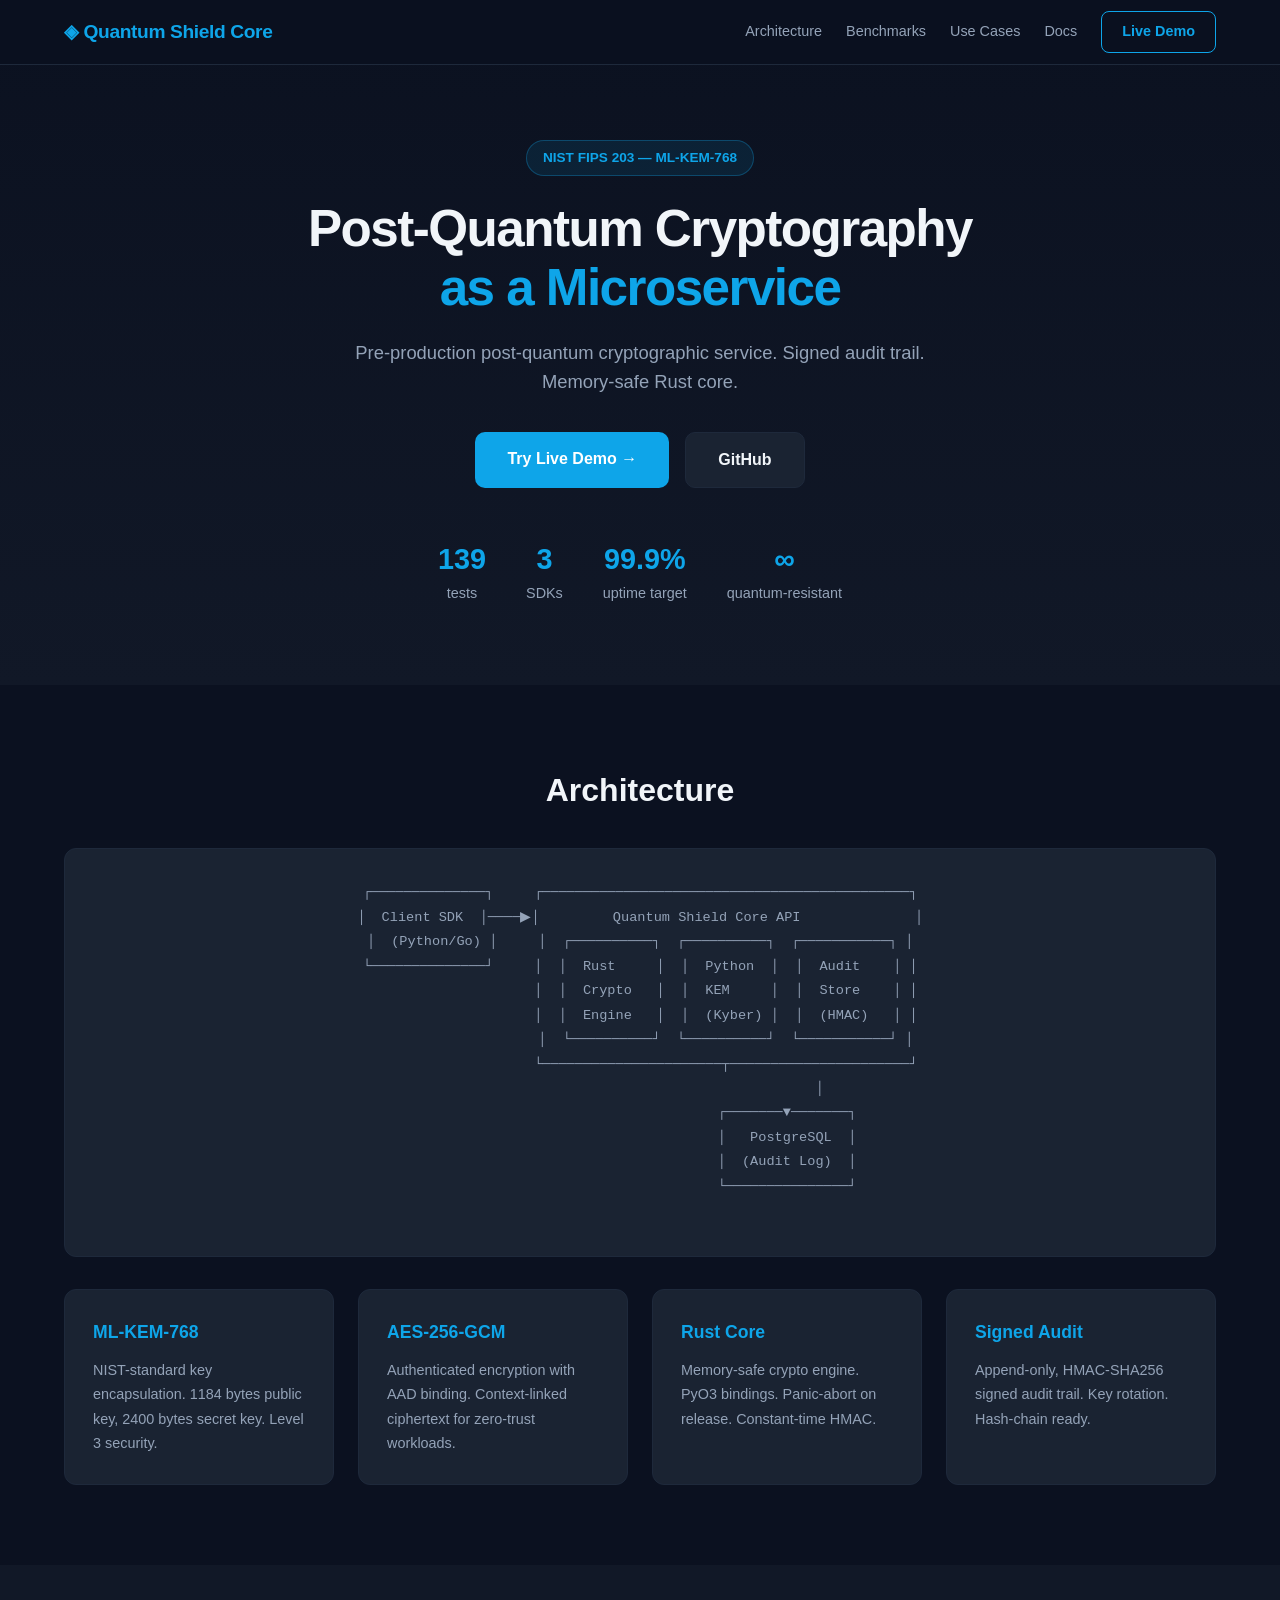
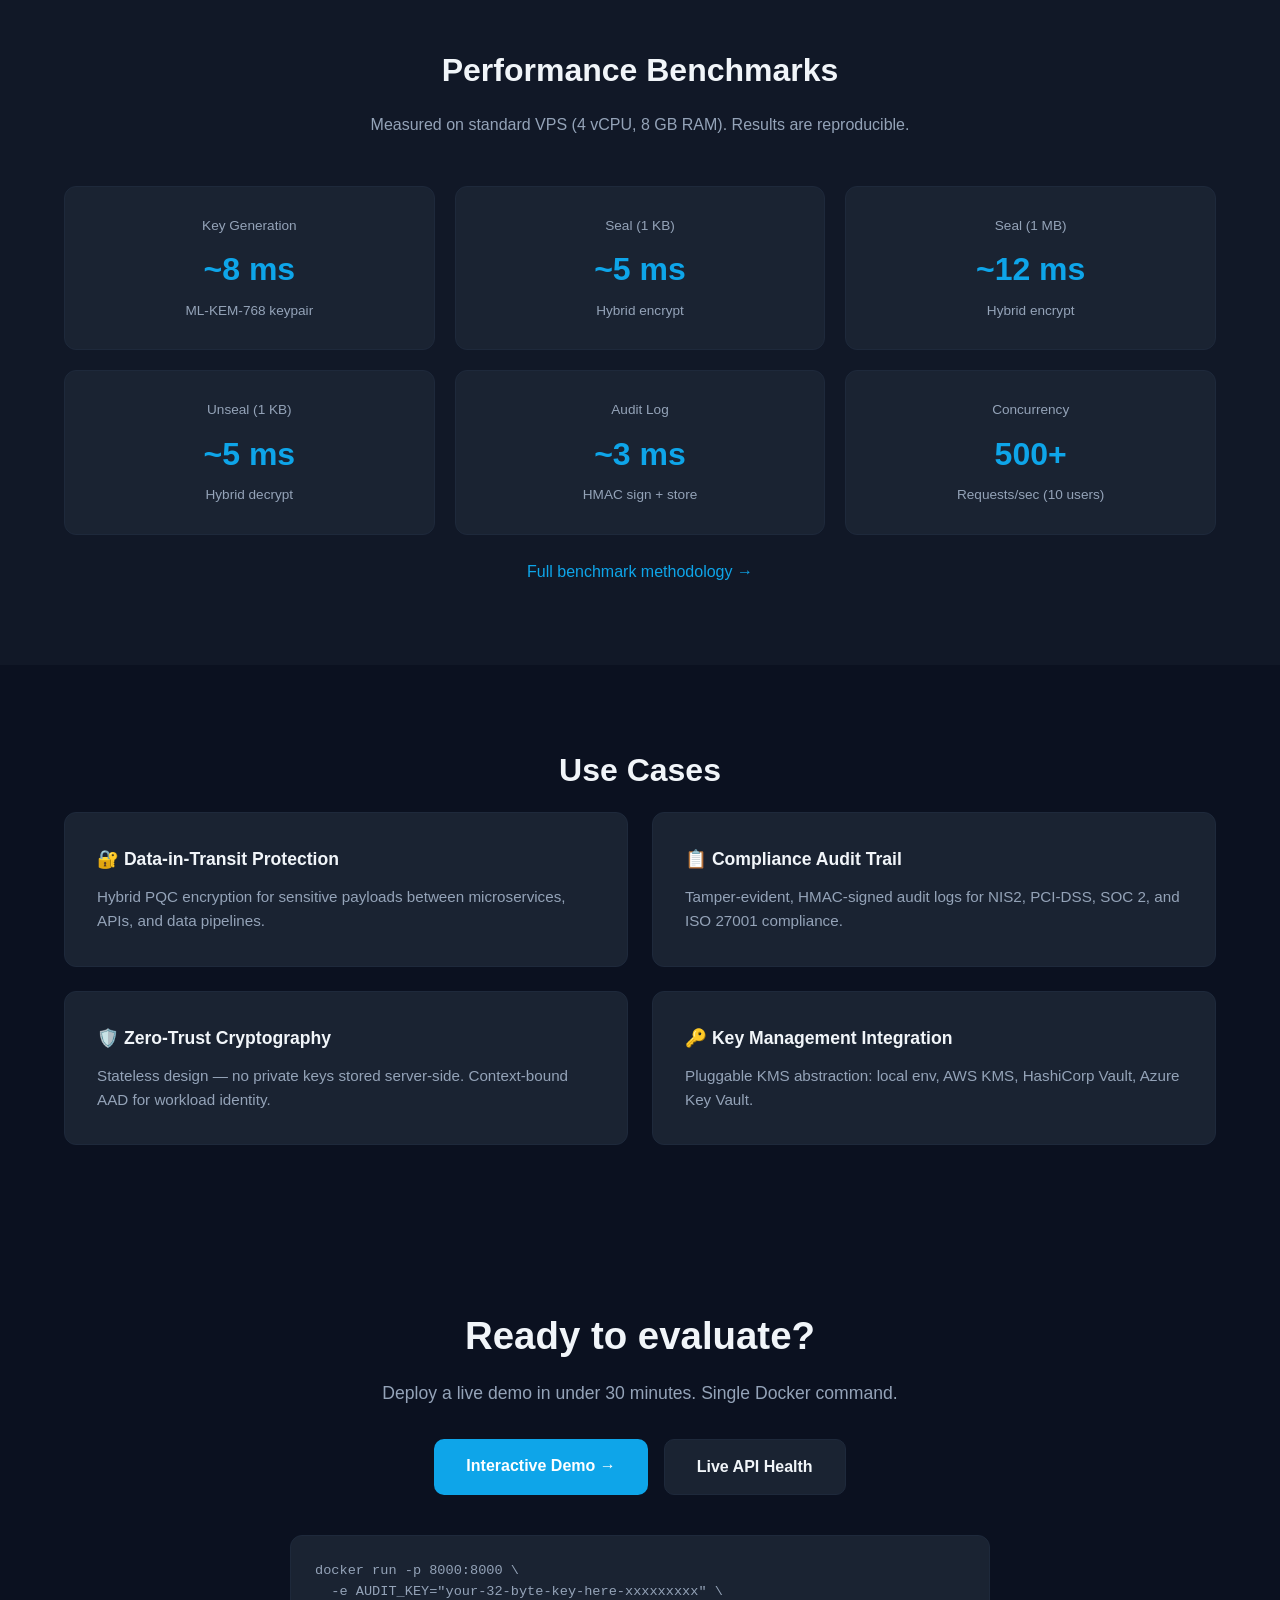
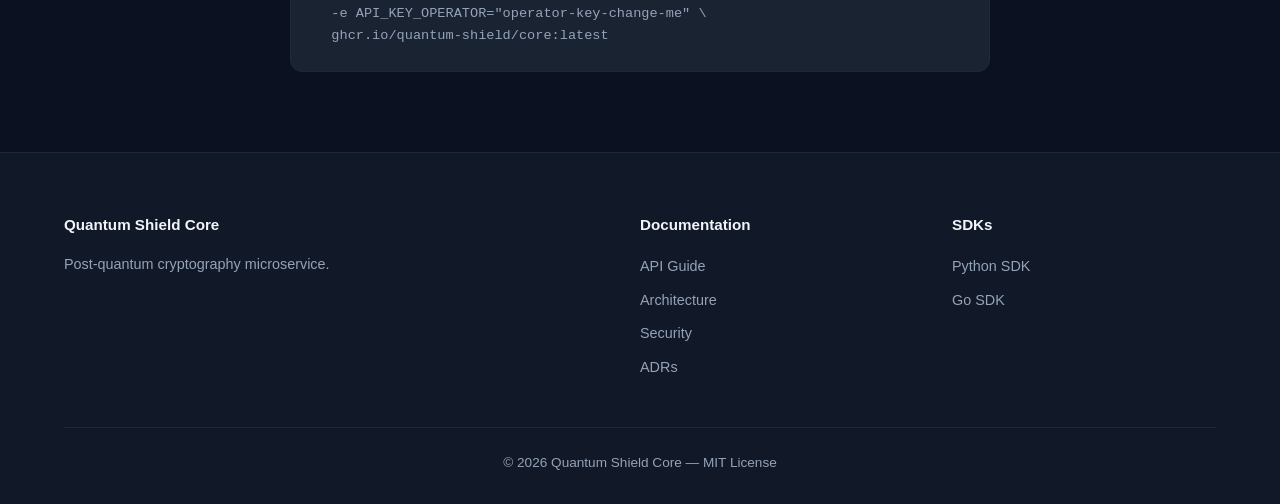
<file: landing/index.html>
<!DOCTYPE html>
<html lang="en">
<head>
    <meta charset="UTF-8">
    <meta name="viewport" content="width=device-width, initial-scale=1.0">
    <title>Quantum Shield Core — Post-Quantum Cryptography Microservice</title>
    <meta name="description" content="Pre-production post-quantum cryptographic microservice. ML-KEM-768 (Kyber768) + AES-256-GCM. Rust native core, FastAPI, Docker-first.">
    <meta name="keywords" content="post-quantum, cryptography, kyber768, ml-kem-768, aes-gcm, rust, microservice, nist, pqc">
    <meta property="og:title" content="Quantum Shield Core">
    <meta property="og:description" content="Enterprise post-quantum cryptographic enclave. NIST FIPS 203 compliant.">
    <meta property="og:type" content="website">
    <link rel="icon" type="image/svg+xml" href="data:image/svg+xml,<svg xmlns='http://www.w3.org/2000/svg' viewBox='0 0 32 32'><rect width='32' height='32' rx='6' fill='%230ea5e9'/><text x='16' y='22' font-size='18' text-anchor='middle' fill='white' font-family='monospace'>Q</text></svg>">
    <link rel="stylesheet" href="styles.css">
</head>
<body>
    <nav class="navbar">
        <div class="container">
            <a href="/" class="logo">◈ Quantum Shield Core</a>
            <div class="nav-links">
                <a href="#architecture">Architecture</a>
                <a href="#benchmarks">Benchmarks</a>
                <a href="#use-cases">Use Cases</a>
                <a href="/docs">Docs</a>
                <a href="/demo" class="btn-outline">Live Demo</a>
            </div>
        </div>
    </nav>

    <header class="hero">
        <div class="container">
            <div class="hero-content">
                <span class="badge">NIST FIPS 203 — ML-KEM-768</span>
                <h1>Post-Quantum Cryptography<br><span class="accent">as a Microservice</span></h1>
                <p class="subtitle">Pre-production post-quantum cryptographic service. Signed audit trail. Memory-safe Rust core.</p>
                <div class="hero-actions">
                    <a href="/demo" class="btn-primary">Try Live Demo →</a>
                    <a href="https://github.com/quantum-shield/core" class="btn-secondary">GitHub</a>
                </div>
                <div class="stats">
                    <div class="stat"><strong>139</strong> tests</div>
                    <div class="stat"><strong>3</strong> SDKs</div>
                    <div class="stat"><strong>99.9%</strong> uptime target</div>
                    <div class="stat"><strong>∞</strong> quantum-resistant</div>
                </div>
            </div>
        </div>
    </header>

    <section id="architecture" class="section">
        <div class="container">
            <h2>Architecture</h2>
            <div class="diagram-wrapper">
                <pre class="mermaid">
┌──────────────┐     ┌─────────────────────────────────────────────┐
│  Client SDK  │────▶│         Quantum Shield Core API              │
│  (Python/Go) │     │  ┌──────────┐  ┌──────────┐  ┌───────────┐ │
└──────────────┘     │  │  Rust     │  │  Python  │  │  Audit    │ │
                     │  │  Crypto   │  │  KEM     │  │  Store    │ │
                     │  │  Engine   │  │  (Kyber) │  │  (HMAC)   │ │
                     │  └──────────┘  └──────────┘  └───────────┘ │
                     └──────────────────────┬──────────────────────┘
                                            │
                                    ┌───────▼───────┐
                                    │   PostgreSQL  │
                                    │  (Audit Log)  │
                                    └───────────────┘
                </pre>
            </div>
            <div class="features-grid">
                <div class="feature-card">
                    <h3>ML-KEM-768</h3>
                    <p>NIST-standard key encapsulation. 1184 bytes public key, 2400 bytes secret key. Level 3 security.</p>
                </div>
                <div class="feature-card">
                    <h3>AES-256-GCM</h3>
                    <p>Authenticated encryption with AAD binding. Context-linked ciphertext for zero-trust workloads.</p>
                </div>
                <div class="feature-card">
                    <h3>Rust Core</h3>
                    <p>Memory-safe crypto engine. PyO3 bindings. Panic-abort on release. Constant-time HMAC.</p>
                </div>
                <div class="feature-card">
                    <h3>Signed Audit</h3>
                    <p>Append-only, HMAC-SHA256 signed audit trail. Key rotation. Hash-chain ready.</p>
                </div>
            </div>
        </div>
    </section>

    <section id="benchmarks" class="section dark">
        <div class="container">
            <h2>Performance Benchmarks</h2>
            <p class="section-subtitle">Measured on standard VPS (4 vCPU, 8 GB RAM). Results are reproducible.</p>
            <div class="benchmarks-grid">
                <div class="benchmark-card">
                    <div class="metric">Key Generation</div>
                    <div class="value">~8 ms</div>
                    <div class="label">ML-KEM-768 keypair</div>
                </div>
                <div class="benchmark-card">
                    <div class="metric">Seal (1 KB)</div>
                    <div class="value">~5 ms</div>
                    <div class="label">Hybrid encrypt</div>
                </div>
                <div class="benchmark-card">
                    <div class="metric">Seal (1 MB)</div>
                    <div class="value">~12 ms</div>
                    <div class="label">Hybrid encrypt</div>
                </div>
                <div class="benchmark-card">
                    <div class="metric">Unseal (1 KB)</div>
                    <div class="value">~5 ms</div>
                    <div class="label">Hybrid decrypt</div>
                </div>
                <div class="benchmark-card">
                    <div class="metric">Audit Log</div>
                    <div class="value">~3 ms</div>
                    <div class="label">HMAC sign + store</div>
                </div>
                <div class="benchmark-card">
                    <div class="metric">Concurrency</div>
                    <div class="value">500+</div>
                    <div class="label">Requests/sec (10 users)</div>
                </div>
            </div>
            <p class="benchmark-note"><a href="/docs/benchmarks">Full benchmark methodology →</a></p>
        </div>
    </section>

    <section id="use-cases" class="section">
        <div class="container">
            <h2>Use Cases</h2>
            <div class="use-cases-grid">
                <div class="use-case">
                    <h3>🔐 Data-in-Transit Protection</h3>
                    <p>Hybrid PQC encryption for sensitive payloads between microservices, APIs, and data pipelines.</p>
                </div>
                <div class="use-case">
                    <h3>📋 Compliance Audit Trail</h3>
                    <p>Tamper-evident, HMAC-signed audit logs for NIS2, PCI-DSS, SOC 2, and ISO 27001 compliance.</p>
                </div>
                <div class="use-case">
                    <h3>🛡️ Zero-Trust Cryptography</h3>
                    <p>Stateless design — no private keys stored server-side. Context-bound AAD for workload identity.</p>
                </div>
                <div class="use-case">
                    <h3>🔑 Key Management Integration</h3>
                    <p>Pluggable KMS abstraction: local env, AWS KMS, HashiCorp Vault, Azure Key Vault.</p>
                </div>
            </div>
        </div>
    </section>

    <section class="section cta">
        <div class="container">
            <h2>Ready to evaluate?</h2>
            <p>Deploy a live demo in under 30 minutes. Single Docker command.</p>
            <div class="cta-actions">
                <a href="/demo" class="btn-primary">Interactive Demo →</a>
                <a href="/api/v1/audit/logs" class="btn-secondary">Live API Health</a>
            </div>
            <div class="code-sample">
                <pre><code>docker run -p 8000:8000 \
  -e AUDIT_KEY="your-32-byte-key-here-xxxxxxxxx" \
  -e API_KEY_OPERATOR="operator-key-change-me" \
  ghcr.io/quantum-shield/core:latest</code></pre>
            </div>
        </div>
    </section>

    <footer class="footer">
        <div class="container">
            <div class="footer-grid">
                <div>
                    <h4>Quantum Shield Core</h4>
                    <p>Post-quantum cryptography microservice.</p>
                </div>
                <div>
                    <h4>Documentation</h4>
                    <ul>
                        <li><a href="/docs/API_GUIDE.md">API Guide</a></li>
                        <li><a href="/docs/ARCHITECTURE.md">Architecture</a></li>
                        <li><a href="/docs/SECURITY_GUIDE.md">Security</a></li>
                        <li><a href="/docs/adr">ADRs</a></li>
                    </ul>
                </div>
                <div>
                    <h4>SDKs</h4>
                    <ul>
                        <li><a href="/sdk">Python SDK</a></li>
                        <li><a href="/sdk-go">Go SDK</a></li>
                    </ul>
                </div>
            </div>
            <div class="footer-bottom">
                <p>© 2026 Quantum Shield Core — MIT License</p>
            </div>
        </div>
    </footer>
</body>
</html>
</file>
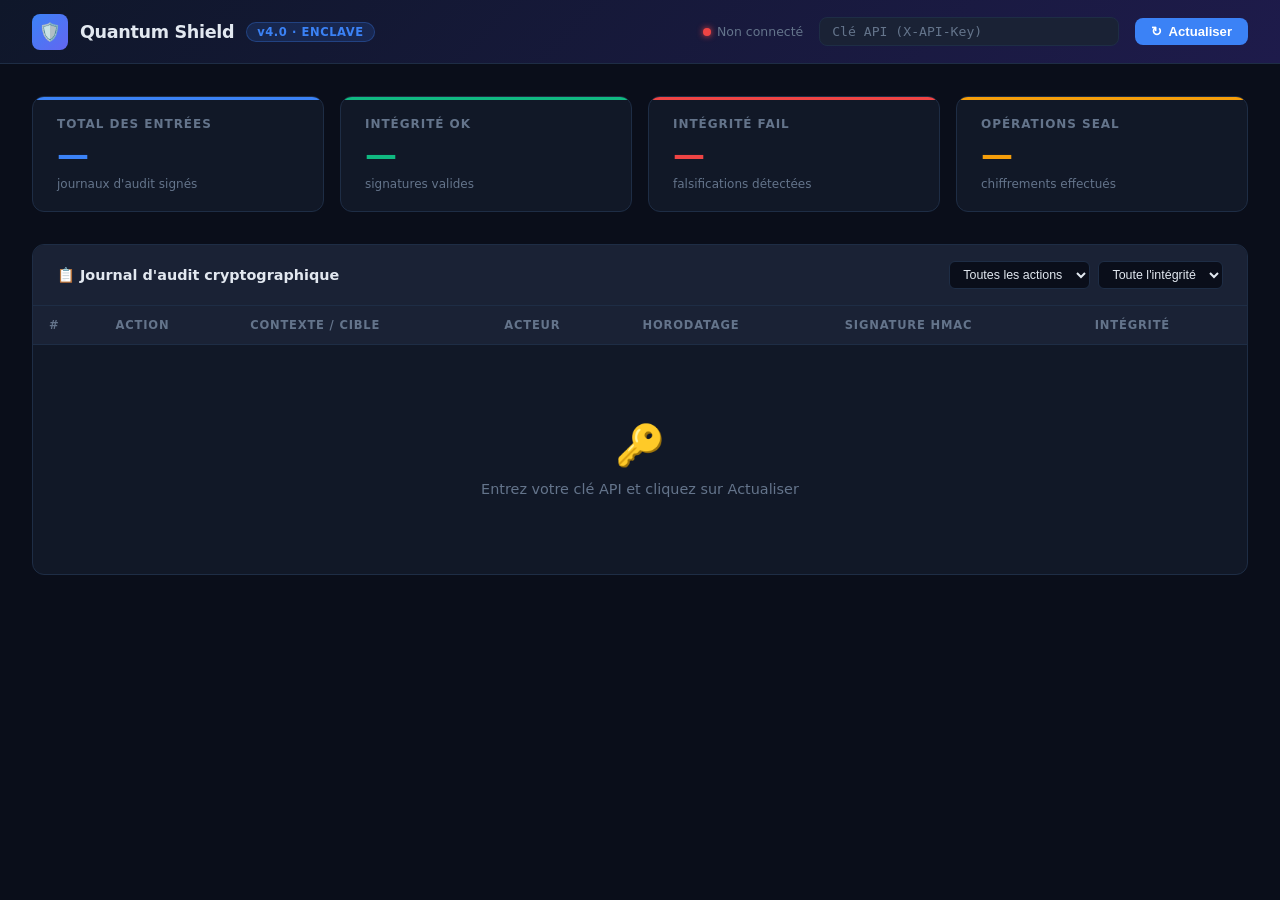
<file: dashboard.html>
<!DOCTYPE html>
<html lang="fr">
<head>
<meta charset="UTF-8">
<meta name="viewport" content="width=device-width, initial-scale=1.0">
<title>Quantum Shield — Tableau de bord d'audit</title>
<style>
  :root {
    --bg:        #0a0e1a;
    --surface:   #111827;
    --surface2:  #1a2235;
    --border:    #1e2d45;
    --accent:    #3b82f6;
    --accent2:   #6366f1;
    --ok:        #10b981;
    --fail:      #ef4444;
    --warn:      #f59e0b;
    --text:      #e2e8f0;
    --muted:     #64748b;
    --font:      'Inter', 'Segoe UI', system-ui, sans-serif;
  }

  * { box-sizing: border-box; margin: 0; padding: 0; }

  body {
    background: var(--bg);
    color: var(--text);
    font-family: var(--font);
    min-height: 100vh;
  }

  /* ---- Header ---- */
  .header {
    background: linear-gradient(135deg, #0f172a 0%, #1e1b4b 100%);
    border-bottom: 1px solid var(--border);
    padding: 0 2rem;
    display: flex;
    align-items: center;
    justify-content: space-between;
    height: 64px;
    position: sticky;
    top: 0;
    z-index: 100;
    backdrop-filter: blur(8px);
  }

  .logo {
    display: flex;
    align-items: center;
    gap: 0.75rem;
    font-size: 1.1rem;
    font-weight: 700;
    letter-spacing: -0.02em;
  }

  .logo-icon {
    width: 36px;
    height: 36px;
    background: linear-gradient(135deg, var(--accent), var(--accent2));
    border-radius: 8px;
    display: flex;
    align-items: center;
    justify-content: center;
    font-size: 1.1rem;
  }

  .version-badge {
    background: rgba(59,130,246,0.15);
    border: 1px solid rgba(59,130,246,0.3);
    color: var(--accent);
    padding: 2px 10px;
    border-radius: 20px;
    font-size: 0.72rem;
    font-weight: 600;
    letter-spacing: 0.05em;
  }

  .header-right {
    display: flex;
    align-items: center;
    gap: 1rem;
  }

  .api-key-input {
    background: var(--surface2);
    border: 1px solid var(--border);
    border-radius: 8px;
    padding: 0.4rem 0.75rem;
    color: var(--text);
    font-size: 0.82rem;
    width: 300px;
    font-family: 'JetBrains Mono', 'Fira Code', monospace;
    outline: none;
    transition: border-color 0.2s;
  }

  .api-key-input:focus { border-color: var(--accent); }
  .api-key-input::placeholder { color: var(--muted); }

  .btn {
    padding: 0.4rem 1rem;
    border-radius: 8px;
    font-size: 0.82rem;
    font-weight: 600;
    cursor: pointer;
    border: none;
    transition: all 0.15s;
    display: flex;
    align-items: center;
    gap: 0.4rem;
  }

  .btn-primary {
    background: var(--accent);
    color: #fff;
  }
  .btn-primary:hover { background: #2563eb; transform: translateY(-1px); }
  .btn-primary:active { transform: translateY(0); }

  /* ---- Layout ---- */
  .main { max-width: 1280px; margin: 0 auto; padding: 2rem; }

  /* ---- Stats ---- */
  .stats-grid {
    display: grid;
    grid-template-columns: repeat(auto-fit, minmax(200px, 1fr));
    gap: 1rem;
    margin-bottom: 2rem;
  }

  .stat-card {
    background: var(--surface);
    border: 1px solid var(--border);
    border-radius: 12px;
    padding: 1.25rem 1.5rem;
    position: relative;
    overflow: hidden;
  }

  .stat-card::before {
    content: '';
    position: absolute;
    top: 0; left: 0; right: 0;
    height: 3px;
    border-radius: 12px 12px 0 0;
  }

  .stat-card.blue::before  { background: var(--accent); }
  .stat-card.green::before { background: var(--ok); }
  .stat-card.red::before   { background: var(--fail); }
  .stat-card.warn::before  { background: var(--warn); }

  .stat-label {
    font-size: 0.75rem;
    color: var(--muted);
    text-transform: uppercase;
    letter-spacing: 0.08em;
    font-weight: 600;
    margin-bottom: 0.5rem;
  }

  .stat-value {
    font-size: 2rem;
    font-weight: 800;
    letter-spacing: -0.03em;
    line-height: 1;
  }

  .stat-card.blue  .stat-value { color: var(--accent); }
  .stat-card.green .stat-value { color: var(--ok); }
  .stat-card.red   .stat-value { color: var(--fail); }
  .stat-card.warn  .stat-value { color: var(--warn); }

  .stat-sub {
    font-size: 0.75rem;
    color: var(--muted);
    margin-top: 0.4rem;
  }

  /* ---- Table Section ---- */
  .section {
    background: var(--surface);
    border: 1px solid var(--border);
    border-radius: 12px;
    overflow: hidden;
  }

  .section-header {
    padding: 1rem 1.5rem;
    border-bottom: 1px solid var(--border);
    display: flex;
    align-items: center;
    justify-content: space-between;
    background: var(--surface2);
  }

  .section-title {
    font-size: 0.9rem;
    font-weight: 700;
    display: flex;
    align-items: center;
    gap: 0.5rem;
  }

  .filter-bar {
    display: flex;
    gap: 0.5rem;
    align-items: center;
  }

  .filter-select {
    background: var(--bg);
    border: 1px solid var(--border);
    color: var(--text);
    border-radius: 6px;
    padding: 0.3rem 0.6rem;
    font-size: 0.78rem;
    outline: none;
    cursor: pointer;
  }

  /* ---- Table ---- */
  .table-wrap { overflow-x: auto; }

  table {
    width: 100%;
    border-collapse: collapse;
    font-size: 0.82rem;
  }

  thead th {
    background: var(--surface2);
    padding: 0.75rem 1rem;
    text-align: left;
    font-size: 0.72rem;
    text-transform: uppercase;
    letter-spacing: 0.07em;
    color: var(--muted);
    font-weight: 700;
    border-bottom: 1px solid var(--border);
    white-space: nowrap;
  }

  tbody tr {
    border-bottom: 1px solid var(--border);
    transition: background 0.1s;
  }

  tbody tr:last-child { border-bottom: none; }
  tbody tr:hover { background: rgba(255,255,255,0.02); }

  td {
    padding: 0.8rem 1rem;
    vertical-align: middle;
  }

  .td-id { color: var(--muted); font-family: monospace; }

  .action-badge {
    display: inline-flex;
    align-items: center;
    padding: 2px 10px;
    border-radius: 20px;
    font-size: 0.72rem;
    font-weight: 700;
    letter-spacing: 0.04em;
  }

  .action-SEAL    { background: rgba(59,130,246,0.15); color: #60a5fa; border: 1px solid rgba(59,130,246,0.3); }
  .action-UNSEAL  { background: rgba(99,102,241,0.15); color: #a5b4fc; border: 1px solid rgba(99,102,241,0.3); }
  .action-KEY_GENERATE { background: rgba(245,158,11,0.15); color: #fbbf24; border: 1px solid rgba(245,158,11,0.3); }
  .action-default { background: rgba(100,116,139,0.15); color: #94a3b8; border: 1px solid rgba(100,116,139,0.3); }

  .integrity-ok {
    color: var(--ok);
    font-weight: 700;
    font-size: 0.82rem;
    display: flex;
    align-items: center;
    gap: 0.3rem;
  }

  .integrity-fail {
    color: var(--fail);
    font-weight: 700;
    font-size: 0.82rem;
    display: flex;
    align-items: center;
    gap: 0.3rem;
  }

  .sig-cell {
    font-family: 'JetBrains Mono', monospace;
    font-size: 0.72rem;
    color: var(--muted);
  }

  .target-cell {
    max-width: 200px;
    overflow: hidden;
    text-overflow: ellipsis;
    white-space: nowrap;
  }

  /* ---- States ---- */
  .state-message {
    text-align: center;
    padding: 4rem 2rem;
    color: var(--muted);
  }

  .state-icon { font-size: 2.5rem; margin-bottom: 0.75rem; }
  .state-text { font-size: 0.9rem; }

  /* ---- Spinner ---- */
  .spinner {
    display: inline-block;
    width: 16px; height: 16px;
    border: 2px solid rgba(255,255,255,0.2);
    border-top-color: var(--accent);
    border-radius: 50%;
    animation: spin 0.6s linear infinite;
    vertical-align: middle;
  }

  @keyframes spin { to { transform: rotate(360deg); } }

  /* ---- Toast ---- */
  .toast {
    position: fixed;
    bottom: 1.5rem;
    right: 1.5rem;
    padding: 0.75rem 1.25rem;
    border-radius: 8px;
    font-size: 0.82rem;
    font-weight: 600;
    z-index: 1000;
    opacity: 0;
    transform: translateY(8px);
    transition: all 0.2s;
    pointer-events: none;
  }

  .toast.show { opacity: 1; transform: translateY(0); }
  .toast.success { background: var(--ok); color: #fff; }
  .toast.error   { background: var(--fail); color: #fff; }

  /* ---- Status indicator ---- */
  .status-dot {
    width: 8px; height: 8px;
    border-radius: 50%;
    background: var(--ok);
    box-shadow: 0 0 6px var(--ok);
    animation: pulse 2s ease-in-out infinite;
    display: inline-block;
  }

  .status-dot.offline { background: var(--fail); box-shadow: 0 0 6px var(--fail); animation: none; }

  @keyframes pulse {
    0%, 100% { opacity: 1; }
    50% { opacity: 0.5; }
  }
</style>
</head>
<body>

<!-- ===== HEADER ===== -->
<header class="header">
  <div class="logo">
    <div class="logo-icon">🛡️</div>
    <span>Quantum Shield</span>
    <span class="version-badge">v4.0 · ENCLAVE</span>
  </div>
  <div class="header-right">
    <span id="statusIndicator" style="display:flex;align-items:center;gap:6px;font-size:0.78rem;color:var(--muted)">
      <span class="status-dot offline" id="statusDot"></span>
      <span id="statusText">Non connecté</span>
    </span>
    <input
      type="password"
      class="api-key-input"
      id="apiKeyInput"
      placeholder="Clé API (X-API-Key)"
      autocomplete="off"
    />
    <button class="btn btn-primary" onclick="loadData()">
      <span id="btnIcon">↻</span> Actualiser
    </button>
  </div>
</header>

<!-- ===== MAIN ===== -->
<main class="main">

  <!-- Stats -->
  <div class="stats-grid">
    <div class="stat-card blue">
      <div class="stat-label">Total des entrées</div>
      <div class="stat-value" id="statTotal">—</div>
      <div class="stat-sub">journaux d'audit signés</div>
    </div>
    <div class="stat-card green">
      <div class="stat-label">Intégrité OK</div>
      <div class="stat-value" id="statOk">—</div>
      <div class="stat-sub">signatures valides</div>
    </div>
    <div class="stat-card red">
      <div class="stat-label">Intégrité FAIL</div>
      <div class="stat-value" id="statFail">—</div>
      <div class="stat-sub">falsifications détectées</div>
    </div>
    <div class="stat-card warn">
      <div class="stat-label">Opérations Seal</div>
      <div class="stat-value" id="statSeal">—</div>
      <div class="stat-sub">chiffrements effectués</div>
    </div>
  </div>

  <!-- Audit Table -->
  <div class="section">
    <div class="section-header">
      <div class="section-title">
        📋 Journal d'audit cryptographique
      </div>
      <div class="filter-bar">
        <select class="filter-select" id="filterAction" onchange="applyFilter()">
          <option value="">Toutes les actions</option>
          <option value="SEAL">SEAL</option>
          <option value="UNSEAL">UNSEAL</option>
          <option value="KEY_GENERATE">KEY_GENERATE</option>
        </select>
        <select class="filter-select" id="filterIntegrity" onchange="applyFilter()">
          <option value="">Toute l'intégrité</option>
          <option value="ok">🛡️ OK</option>
          <option value="fail">🚨 FAIL</option>
        </select>
      </div>
    </div>

    <div class="table-wrap">
      <table>
        <thead>
          <tr>
            <th>#</th>
            <th>Action</th>
            <th>Contexte / Cible</th>
            <th>Acteur</th>
            <th>Horodatage</th>
            <th>Signature HMAC</th>
            <th>Intégrité</th>
          </tr>
        </thead>
        <tbody id="logTable">
          <tr>
            <td colspan="7">
              <div class="state-message">
                <div class="state-icon">🔑</div>
                <div class="state-text">Entrez votre clé API et cliquez sur Actualiser</div>
              </div>
            </td>
          </tr>
        </tbody>
      </table>
    </div>
  </div>

</main>

<!-- Toast -->
<div class="toast" id="toast"></div>

<script>
  let allLogs = [];

  // ---- API call ----
  async function fetchLogs(apiKey) {
    const response = await fetch('/api/v1/audit/logs?limit=200', {
      headers: { 'X-API-Key': apiKey }
    });
    if (!response.ok) throw new Error(`HTTP ${response.status}`);
    return await response.json();
  }

  // ---- Load data ----
  async function loadData() {
    const apiKey = document.getElementById('apiKeyInput').value.trim();
    if (!apiKey) { showToast('Entrez votre clé API', 'error'); return; }

    const btn = document.querySelector('.btn-primary');
    const icon = document.getElementById('btnIcon');
    btn.disabled = true;
    icon.innerHTML = '<span class="spinner"></span>';

    try {
      allLogs = await fetchLogs(apiKey);

      // Update status
      document.getElementById('statusDot').classList.remove('offline');
      document.getElementById('statusText').textContent = 'Connecté';

      updateStats(allLogs);
      renderTable(allLogs);
      showToast(`${allLogs.length} entrée(s) chargée(s)`, 'success');
    } catch (err) {
      document.getElementById('statusDot').classList.add('offline');
      document.getElementById('statusText').textContent = 'Erreur de connexion';
      showToast(`Erreur : ${err.message}`, 'error');
      renderEmpty('Impossible de charger les journaux. Vérifiez votre clé API.');
    } finally {
      btn.disabled = false;
      icon.textContent = '↻';
    }
  }

  // ---- Stats ----
  function updateStats(logs) {
    const ok   = logs.filter(l => l.integrity.includes('OK')).length;
    const fail = logs.filter(l => l.integrity.includes('FAIL')).length;
    const seal = logs.filter(l => l.action === 'SEAL').length;

    document.getElementById('statTotal').textContent = logs.length;
    document.getElementById('statOk').textContent    = ok;
    document.getElementById('statFail').textContent  = fail;
    document.getElementById('statSeal').textContent  = seal;
  }

  // ---- Filter ----
  function applyFilter() {
    const action    = document.getElementById('filterAction').value;
    const integrity = document.getElementById('filterIntegrity').value;

    let filtered = allLogs;
    if (action)    filtered = filtered.filter(l => l.action === action);
    if (integrity === 'ok')   filtered = filtered.filter(l => l.integrity.includes('OK'));
    if (integrity === 'fail') filtered = filtered.filter(l => l.integrity.includes('FAIL'));

    renderTable(filtered);
  }

  // ---- Render ----
  function renderTable(logs) {
    const tbody = document.getElementById('logTable');

    if (logs.length === 0) {
      renderEmpty('Aucune entrée ne correspond aux filtres.');
      return;
    }

    const actionClass = (action) => {
      const map = { SEAL: 'action-SEAL', UNSEAL: 'action-UNSEAL', KEY_GENERATE: 'action-KEY_GENERATE' };
      return map[action] || 'action-default';
    };

    const parseTimestamp = (logJson) => {
      try {
        const log = JSON.parse(logJson);
        return new Date(log.timestamp).toLocaleString('fr-FR', {
          dateStyle: 'short', timeStyle: 'medium'
        });
      } catch { return '—'; }
    };

    tbody.innerHTML = logs.map(log => `
      <tr>
        <td class="td-id">${log.id}</td>
        <td>
          <span class="action-badge ${actionClass(log.action)}">${log.action}</span>
        </td>
        <td class="target-cell" title="${escHtml(log.target)}">${escHtml(log.target)}</td>
        <td>${escHtml(log.actor)}</td>
        <td style="white-space:nowrap;color:var(--muted);font-size:0.78rem">${parseTimestamp(log.log_json)}</td>
        <td class="sig-cell" title="${escHtml(log.signature)}">${log.signature.substring(0,16)}…</td>
        <td>
          ${log.integrity.includes('OK')
            ? `<span class="integrity-ok">✅ OK</span>`
            : `<span class="integrity-fail">🚨 FAIL</span>`
          }
        </td>
      </tr>
    `).join('');
  }

  function renderEmpty(msg) {
    document.getElementById('logTable').innerHTML = `
      <tr><td colspan="7">
        <div class="state-message">
          <div class="state-icon">📭</div>
          <div class="state-text">${escHtml(msg)}</div>
        </div>
      </td></tr>`;
  }

  // ---- Toast ----
  let toastTimer;
  function showToast(msg, type = 'success') {
    const el = document.getElementById('toast');
    el.textContent = msg;
    el.className = `toast ${type} show`;
    clearTimeout(toastTimer);
    toastTimer = setTimeout(() => el.classList.remove('show'), 3000);
  }

  // ---- XSS protection ----
  function escHtml(str) {
    return String(str)
      .replace(/&/g,'&amp;').replace(/</g,'&lt;')
      .replace(/>/g,'&gt;').replace(/"/g,'&quot;');
  }

  // ---- Auto-refresh toutes les 60s si connecté ----
  setInterval(() => {
    const key = document.getElementById('apiKeyInput').value.trim();
    if (key && !document.getElementById('statusDot').classList.contains('offline')) {
      loadData();
    }
  }, 60000);
</script>
</body>
</html>
</file>
<file: landing/styles.css>
/* Quantum Shield Core — Professional Landing Page */
:root {
    --bg-primary: #0b1120;
    --bg-secondary: #111827;
    --bg-card: #1a2332;
    --text-primary: #f1f5f9;
    --text-secondary: #94a3b8;
    --accent: #0ea5e9;
    --accent-hover: #38bdf8;
    --border: #1e293b;
    --success: #22c55e;
    --warning: #eab308;
    --danger: #ef4444;
}

* { margin: 0; padding: 0; box-sizing: border-box; }

body {
    font-family: -apple-system, BlinkMacSystemFont, "Segoe UI", Roboto, "Helvetica Neue", Arial, sans-serif;
    background: var(--bg-primary);
    color: var(--text-primary);
    line-height: 1.6;
}

.container { max-width: 1200px; margin: 0 auto; padding: 0 24px; }

/* Navigation */
.navbar {
    position: fixed; top: 0; left: 0; right: 0;
    background: rgba(11, 17, 32, 0.95); backdrop-filter: blur(12px);
    border-bottom: 1px solid var(--border);
    z-index: 100;
}

.navbar .container {
    display: flex; align-items: center; justify-content: space-between;
    height: 64px;
}

.logo {
    font-size: 1.2rem; font-weight: 700; color: var(--accent);
    text-decoration: none; letter-spacing: -0.02em;
}

.nav-links { display: flex; align-items: center; gap: 24px; }

.nav-links a {
    color: var(--text-secondary); text-decoration: none;
    font-size: 0.9rem; transition: color 0.2s;
}

.nav-links a:hover { color: var(--text-primary); }

.btn-outline {
    padding: 8px 20px; border: 1px solid var(--accent);
    border-radius: 8px; color: var(--accent) !important;
    font-weight: 600; transition: all 0.2s;
}

.btn-outline:hover { background: var(--accent); color: #fff !important; }

/* Hero */
.hero {
    padding: 140px 0 80px;
    text-align: center;
    background: linear-gradient(180deg, var(--bg-primary) 0%, var(--bg-secondary) 100%);
}

.badge {
    display: inline-block; padding: 6px 16px;
    background: rgba(14, 165, 233, 0.1); border: 1px solid rgba(14, 165, 233, 0.3);
    border-radius: 100px; color: var(--accent);
    font-size: 0.85rem; font-weight: 600; margin-bottom: 24px;
}

.hero h1 {
    font-size: 3.2rem; font-weight: 800; line-height: 1.15;
    letter-spacing: -0.03em; margin-bottom: 20px;
}

.accent { color: var(--accent); }

.subtitle {
    font-size: 1.15rem; color: var(--text-secondary);
    max-width: 600px; margin: 0 auto 36px;
}

.hero-actions { display: flex; gap: 16px; justify-content: center; margin-bottom: 48px; }

.btn-primary, .btn-secondary {
    padding: 14px 32px; border-radius: 10px;
    font-weight: 600; text-decoration: none; font-size: 1rem;
    transition: all 0.2s;
}

.btn-primary {
    background: var(--accent); color: #fff;
}

.btn-primary:hover { background: var(--accent-hover); transform: translateY(-1px); }

.btn-secondary {
    background: var(--bg-card); color: var(--text-primary);
    border: 1px solid var(--border);
}

.btn-secondary:hover { border-color: var(--accent); }

.stats {
    display: flex; gap: 40px; justify-content: center;
}

.stat strong { display: block; font-size: 1.8rem; color: var(--accent); }
.stat { font-size: 0.9rem; color: var(--text-secondary); }

/* Sections */
.section { padding: 80px 0; }

.section.dark { background: var(--bg-secondary); }

.section h2 {
    text-align: center; font-size: 2rem; font-weight: 700;
    margin-bottom: 16px;
}

.section-subtitle {
    text-align: center; color: var(--text-secondary);
    margin-bottom: 48px; font-size: 1rem;
}

/* Diagram */
.diagram-wrapper {
    background: var(--bg-card); border: 1px solid var(--border);
    border-radius: 12px; padding: 32px; margin: 32px 0;
    overflow-x: auto;
}

.mermaid {
    font-family: "SF Mono", "Fira Code", monospace;
    font-size: 0.85rem; line-height: 1.8;
    color: var(--text-secondary); text-align: center;
}

/* Features Grid */
.features-grid {
    display: grid; grid-template-columns: repeat(4, 1fr);
    gap: 24px; margin-top: 32px;
}

.feature-card {
    background: var(--bg-card); border: 1px solid var(--border);
    border-radius: 12px; padding: 28px; transition: border-color 0.2s;
}

.feature-card:hover { border-color: var(--accent); }

.feature-card h3 { font-size: 1.1rem; margin-bottom: 12px; color: var(--accent); }
.feature-card p { font-size: 0.9rem; color: var(--text-secondary); line-height: 1.7; }

/* Benchmarks */
.benchmarks-grid {
    display: grid; grid-template-columns: repeat(3, 1fr);
    gap: 20px;
}

.benchmark-card {
    background: var(--bg-card); border: 1px solid var(--border);
    border-radius: 12px; padding: 28px; text-align: center;
}

.metric { font-size: 0.85rem; color: var(--text-secondary); margin-bottom: 8px; }
.value { font-size: 2rem; font-weight: 800; color: var(--accent); margin-bottom: 4px; }
.label { font-size: 0.85rem; color: var(--text-secondary); }

.benchmark-note { text-align: center; margin-top: 24px; }
.benchmark-note a { color: var(--accent); text-decoration: none; }
.benchmark-note a:hover { text-decoration: underline; }

/* Use Cases */
.use-cases-grid {
    display: grid; grid-template-columns: repeat(2, 1fr);
    gap: 24px;
}

.use-case {
    background: var(--bg-card); border: 1px solid var(--border);
    border-radius: 12px; padding: 32px;
}

.use-case h3 { margin-bottom: 12px; font-size: 1.1rem; }
.use-case p { color: var(--text-secondary); font-size: 0.95rem; }

/* CTA */
.cta { text-align: center; }

.cta h2 { font-size: 2.4rem; margin-bottom: 12px; }

.cta p { color: var(--text-secondary); margin-bottom: 32px; font-size: 1.1rem; }

.cta-actions { display: flex; gap: 16px; justify-content: center; margin-bottom: 40px; }

.code-sample {
    background: var(--bg-card); border: 1px solid var(--border);
    border-radius: 12px; padding: 24px; text-align: left;
    max-width: 700px; margin: 0 auto;
}

.code-sample pre { margin: 0; }
.code-sample code {
    font-family: "SF Mono", "Fira Code", monospace;
    font-size: 0.85rem; color: var(--text-secondary);
}

/* Footer */
.footer {
    background: var(--bg-secondary); border-top: 1px solid var(--border);
    padding: 60px 0 30px;
}

.footer-grid {
    display: grid; grid-template-columns: 2fr 1fr 1fr;
    gap: 48px; margin-bottom: 40px;
}

.footer h4 { font-size: 0.95rem; margin-bottom: 16px; }
.footer p { color: var(--text-secondary); font-size: 0.9rem; }
.footer ul { list-style: none; }
.footer li { margin-bottom: 8px; }
.footer a { color: var(--text-secondary); text-decoration: none; font-size: 0.9rem; }
.footer a:hover { color: var(--accent); }

.footer-bottom {
    border-top: 1px solid var(--border); padding-top: 24px;
    text-align: center;
}

.footer-bottom p { font-size: 0.85rem; color: var(--text-secondary); }

/* Responsive */
@media (max-width: 768px) {
    .hero h1 { font-size: 2rem; }
    .features-grid, .benchmarks-grid { grid-template-columns: 1fr; }
    .use-cases-grid { grid-template-columns: 1fr; }
    .stats { flex-wrap: wrap; gap: 20px; }
    .footer-grid { grid-template-columns: 1fr; }
    .hero-actions { flex-direction: column; align-items: center; }
    .nav-links a:not(.btn-outline) { display: none; }
}
</file>
